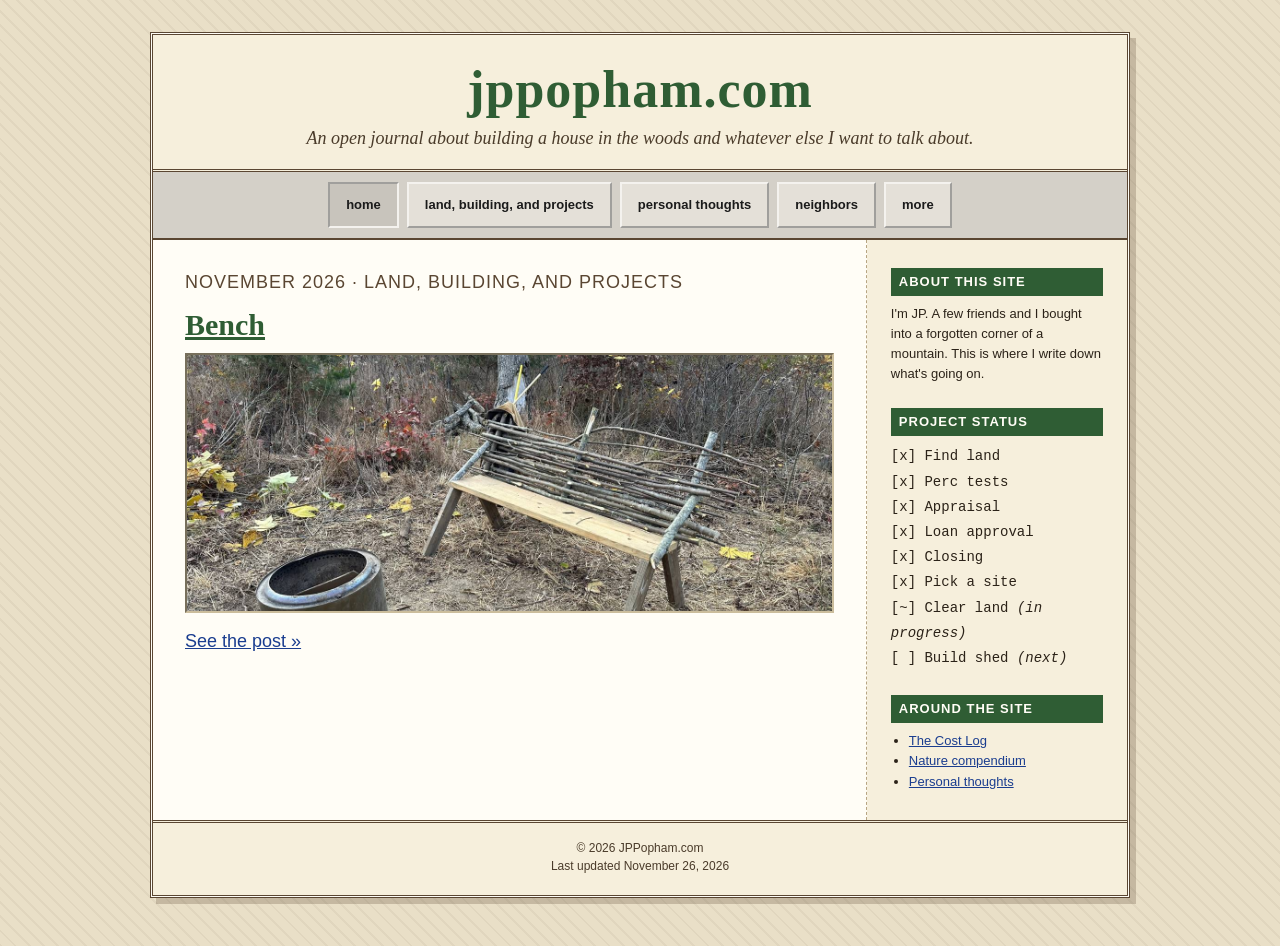
<file: index.html>
<!doctype html>
<html lang="en">
<head>
<meta charset="utf-8">
<meta name="viewport" content="width=device-width, initial-scale=1">
<title>jppopham.com — building a house in the woods</title>
<meta name="description" content="JP Popham's open journal about buying land, building a small off-grid house in the woods, and whatever else is on his mind.">
<link rel="canonical" href="https://jppopham.com/">
<link rel="stylesheet" href="/style.css">
</head>
<body>
<div class="wrap"><div class="page">

<header class="site-head">
<h1><a href="/">jppopham.com</a></h1>
<p>An open journal about building a house in the woods and whatever else I want to talk about.</p>
</header>

<nav class="nav" aria-label="Main">
<a class="btn on" href="/" aria-current="page">home</a>
<a class="btn" href="/projects.html">land, building, and projects</a>
<a class="btn" href="/thoughts.html">personal thoughts</a>
<a class="btn" href="/neighbors.html">neighbors</a>
<a class="btn" href="/cost-log.html">more</a>
</nav>

<div class="cols">
<main class="main" id="posts">

<article class="entry">
<p class="meta">November 2026 · Land, building, and projects</p>
<h2><a href="/bench.html">Bench</a></h2>
<a href="/bench.html"><img src="/img/bench-2.jpg" alt="Finished bench with a woven stick back next to a fire pit" style="display:block;width:100%;height:260px;object-fit:cover;border:2px inset #cbbd9c;margin-bottom:14px" width="1400" height="1050"></a>
<p class="small-link"><a href="/bench.html">See the post »</a></p>
</article>

</main>

<aside class="side">
<section>
<h3 class="bar">About this site</h3>
<p>I'm JP. A few friends and I bought into a forgotten corner of a mountain. This is where I write down what's going on.</p>
</section>

<section>
<h3 class="bar">Project status</h3>
<ul class="checklist">
<li>[x] Find land</li>
<li>[x] Perc tests</li>
<li>[x] Appraisal</li>
<li>[x] Loan approval</li>
<li>[x] Closing</li>
<li>[x] Pick a site</li>
<li>[~] Clear land <em>(in progress)</em></li>
<li>[ ] Build shed <em>(next)</em></li>
</ul>
</section>

<section>
<h3 class="bar">Around the site</h3>
<ul>
<li><a href="/cost-log.html">The Cost Log</a></li>
<li><a href="/neighbors.html">Nature compendium</a></li>
<li><a href="/thoughts.html">Personal thoughts</a></li>
</ul>
</section>

</aside>
</div>

<footer class="site-foot">
<p>© 2026 JPPopham.com</p>
<p>Last updated November 26, 2026</p>
</footer>

</div></div>
</body>
</html>
</file>
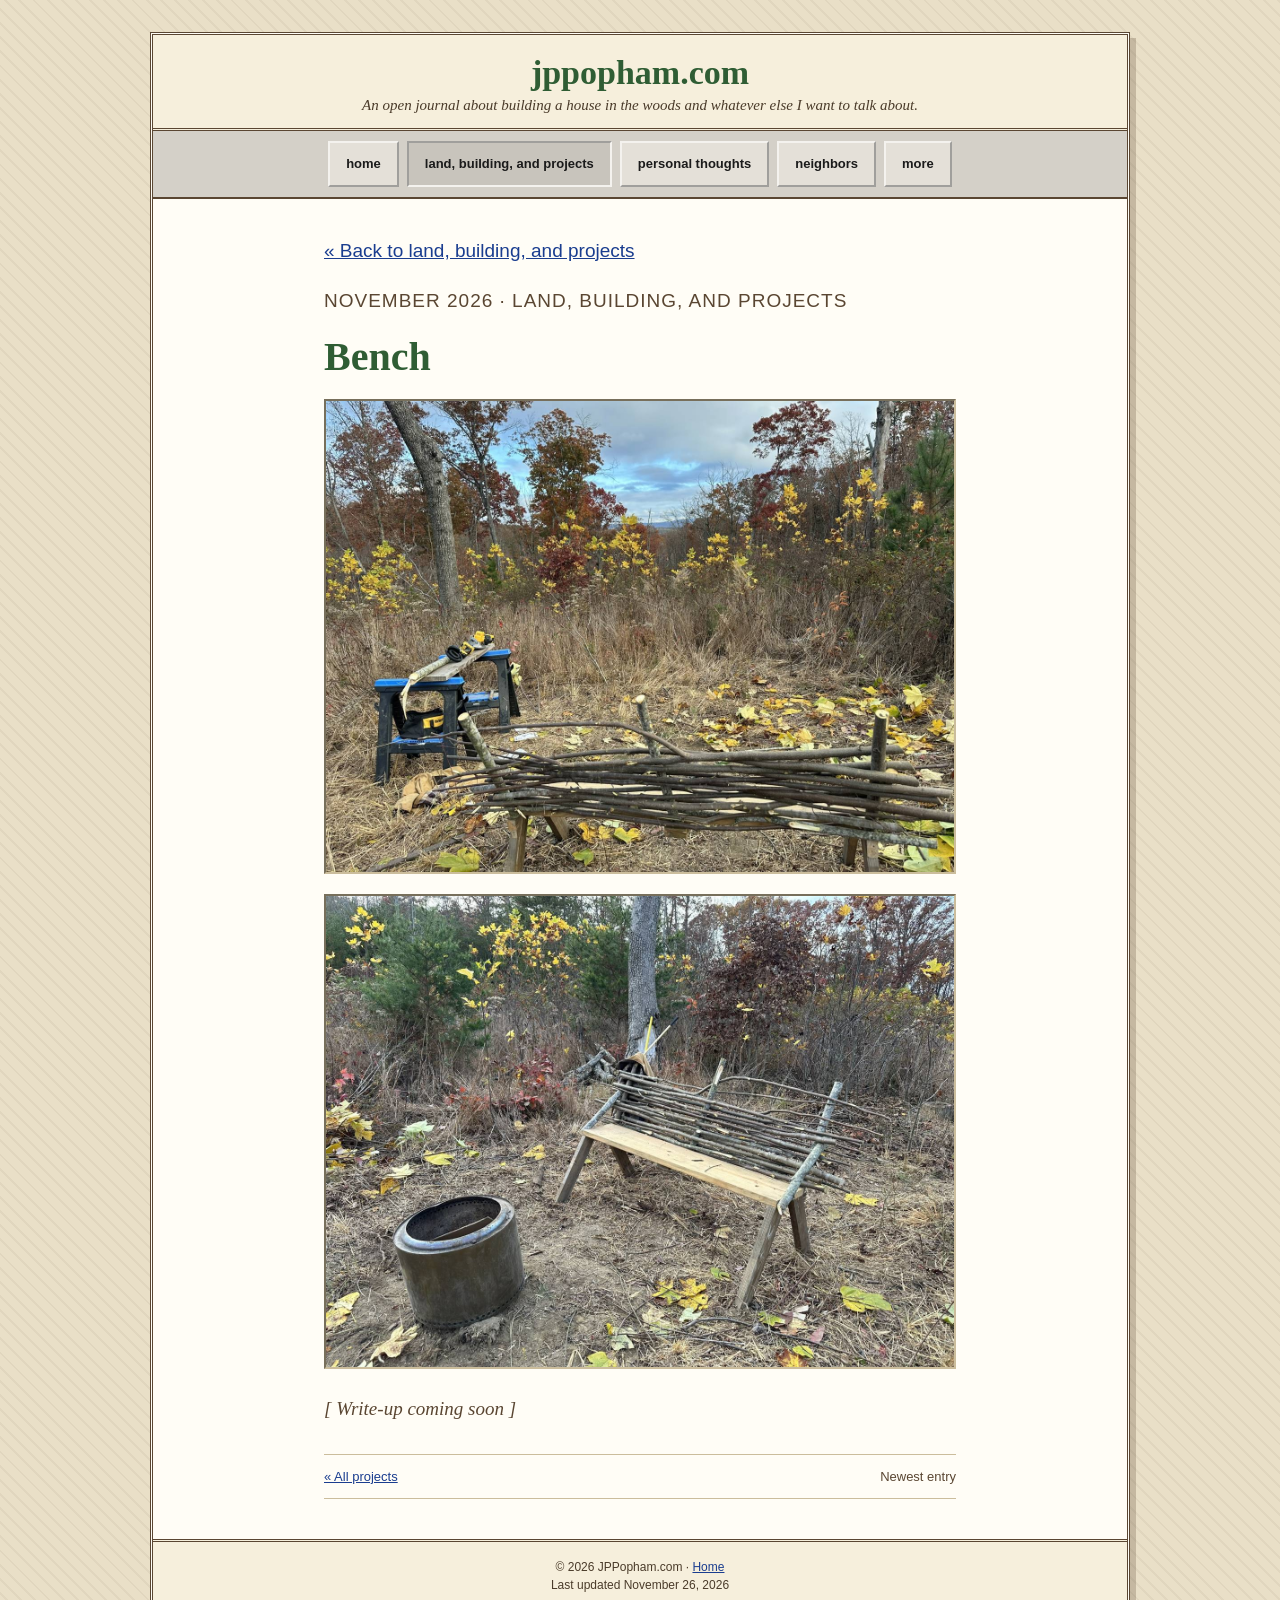
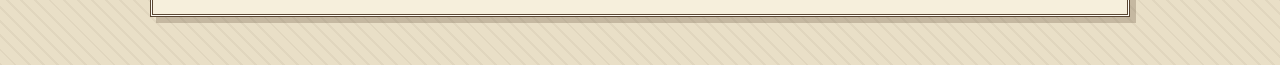
<file: bench.html>
<!doctype html>
<html lang="en">
<head>
<meta charset="utf-8">
<meta name="viewport" content="width=device-width, initial-scale=1">
<title>Bench — jppopham.com</title>
<meta name="description" content="Building a bench with a woven stick back out on the land.">
<link rel="canonical" href="https://jppopham.com/bench.html">
<link rel="stylesheet" href="/style.css">
</head>
<body>
<div class="wrap"><div class="page">

<header class="site-head small">
<h1><a href="/">jppopham.com</a></h1>
<p>An open journal about building a house in the woods and whatever else I want to talk about.</p>
</header>

<nav class="nav" aria-label="Main">
<a class="btn" href="/">home</a>
<a class="btn on" href="/projects.html">land, building, and projects</a>
<a class="btn" href="/thoughts.html">personal thoughts</a>
<a class="btn" href="/neighbors.html">neighbors</a>
<a class="btn" href="/cost-log.html">more</a>
</nav>

<article class="post">
<p class="small-link"><a href="/projects.html">« Back to land, building, and projects</a></p>
<p class="meta" style="margin-top:16px">November 2026 · Land, building, and projects</p>
<h2>Bench</h2>

<img src="/img/bench-1.jpg" alt="Bench in progress beside the sawhorses, with a view over the fall treeline" width="1400" height="1050" style="display:block;width:100%;height:auto;border:2px inset #cbbd9c;margin:0 0 20px">
<img src="/img/bench-2.jpg" alt="Finished bench with a woven stick back next to a fire pit" width="1400" height="1050" style="display:block;width:100%;height:auto;border:2px inset #cbbd9c;margin:0 0 24px" loading="lazy">

<p style="color:#5a4632;font-style:italic">[ Write-up coming soon ]</p>

<div class="post-nav">
<a href="/projects.html">« All projects</a>
<span style="color:#5a4632">Newest entry</span>
</div>
</article>

<footer class="site-foot">
<p>© 2026 JPPopham.com · <a href="/">Home</a></p>
<p>Last updated November 26, 2026</p>
</footer>

</div></div>
</body>
</html>
</file>
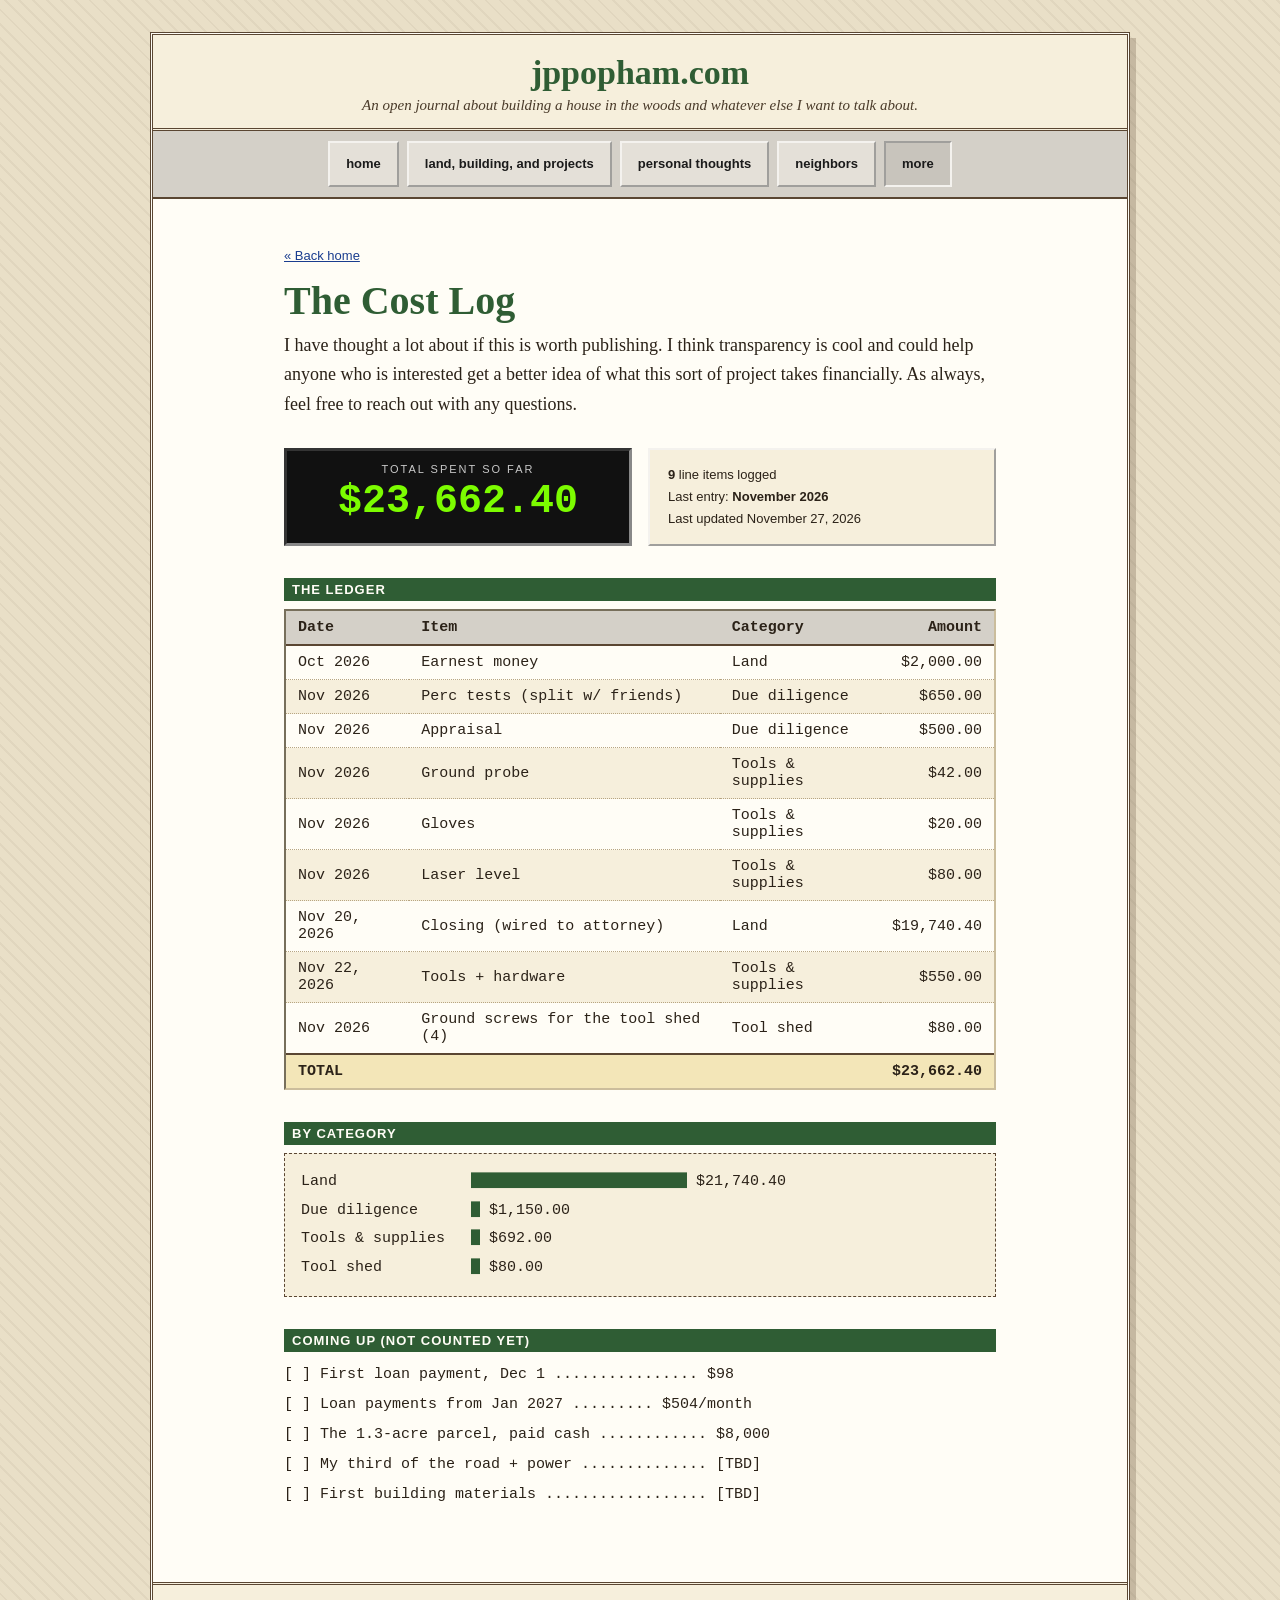
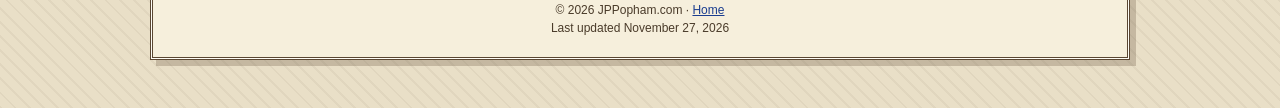
<file: cost-log.html>
<!doctype html>
<html lang="en">
<head>
<meta charset="utf-8">
<meta name="viewport" content="width=device-width, initial-scale=1">
<title>The Cost Log — jppopham.com</title>
<meta name="description" content="Every dollar of an off-grid land and building project, out in the open.">
<link rel="canonical" href="https://jppopham.com/cost-log.html">
<link rel="stylesheet" href="/style.css">
</head>
<body>
<div class="wrap"><div class="page">

<header class="site-head small">
<h1><a href="/">jppopham.com</a></h1>
<p>An open journal about building a house in the woods and whatever else I want to talk about.</p>
</header>

<nav class="nav" aria-label="Main">
<a class="btn" href="/">home</a>
<a class="btn" href="/projects.html">land, building, and projects</a>
<a class="btn" href="/thoughts.html">personal thoughts</a>
<a class="btn" href="/neighbors.html">neighbors</a>
<a class="btn on" href="/cost-log.html" aria-current="page">more</a>
</nav>

<main class="narrow">
<p class="small-link"><a href="/">« Back home</a></p>
<h2 class="page-title">The Cost Log</h2>
<p class="lede">I have thought a lot about if this is worth publishing. I think transparency is cool and could help anyone who is interested get a better idea of what this sort of project takes financially. As always, feel free to reach out with any questions.</p>

<div class="cols" style="gap:16px;margin-bottom:32px">
<div class="readout" style="flex:1 1 200px">
<p class="label">TOTAL SPENT SO FAR</p>
<p class="num">$23,662.40</p>
</div>
<div style="flex:1 1 200px;background:#f6efdc;border:2px outset #f4f2ee;padding:14px 18px;display:flex;flex-direction:column;justify-content:center;font-family:Verdana,sans-serif;font-size:13px;line-height:1.7">
<span><strong>9</strong> line items logged</span>
<span>Last entry: <strong>November 2026</strong></span>
<span>Last updated November 27, 2026</span>
</div>
</div>

<h3 class="bar">The ledger</h3>
<div class="tablebox">
<table class="ledger">
<thead><tr><th scope="col">Date</th><th scope="col">Item</th><th scope="col">Category</th><th scope="col" class="num">Amount</th></tr></thead>
<tbody>
<tr><td>Oct 2026</td><td>Earnest money</td><td>Land</td><td class="num">$2,000.00</td></tr>
<tr><td>Nov 2026</td><td>Perc tests (split w/ friends)</td><td>Due diligence</td><td class="num">$650.00</td></tr>
<tr><td>Nov 2026</td><td>Appraisal</td><td>Due diligence</td><td class="num">$500.00</td></tr>
<tr><td>Nov 2026</td><td>Ground probe</td><td>Tools &amp; supplies</td><td class="num">$42.00</td></tr>
<tr><td>Nov 2026</td><td>Gloves</td><td>Tools &amp; supplies</td><td class="num">$20.00</td></tr>
<tr><td>Nov 2026</td><td>Laser level</td><td>Tools &amp; supplies</td><td class="num">$80.00</td></tr>
<tr><td>Nov 20, 2026</td><td>Closing (wired to attorney)</td><td>Land</td><td class="num">$19,740.40</td></tr>
<tr><td>Nov 22, 2026</td><td>Tools + hardware</td><td>Tools &amp; supplies</td><td class="num">$550.00</td></tr>
<tr><td>Nov 2026</td><td>Ground screws for the tool shed (4)</td><td>Tool shed</td><td class="num">$80.00</td></tr>
</tbody>
<tfoot><tr><td colspan="3">TOTAL</td><td class="num">$23,662.40</td></tr></tfoot>
</table>
</div>

<h3 class="bar">By category</h3>
<div class="mono" style="background:#f6efdc;border:1px dashed #5a4632;padding:14px 16px;margin-bottom:32px;font-size:15px;line-height:1.9;overflow-x:auto;white-space:nowrap">
<div><span style="display:inline-block;width:170px">Land</span><span style="color:#2f5d34">████████████████████████</span> $21,740.40</div>
<div><span style="display:inline-block;width:170px">Due diligence</span><span style="color:#2f5d34">█</span> $1,150.00</div>
<div><span style="display:inline-block;width:170px">Tools &amp; supplies</span><span style="color:#2f5d34">█</span> $692.00</div>
<div><span style="display:inline-block;width:170px">Tool shed</span><span style="color:#2f5d34">█</span> $80.00</div>
</div>

<h3 class="bar">Coming up (not counted yet)</h3>
<ul class="checklist" style="font-size:15px;line-height:2;margin-bottom:32px">
<li>[ ] First loan payment, Dec 1 ................ $98</li>
<li>[ ] Loan payments from Jan 2027 ......... $504/month</li>
<li>[ ] The 1.3-acre parcel, paid cash ............ $8,000</li>
<li>[ ] My third of the road + power .............. [TBD]</li>
<li>[ ] First building materials .................. [TBD]</li>
</ul>
</main>

<footer class="site-foot">
<p>© 2026 JPPopham.com · <a href="/">Home</a></p>
<p>Last updated November 27, 2026</p>
</footer>

</div></div>
</body>
</html>
</file>
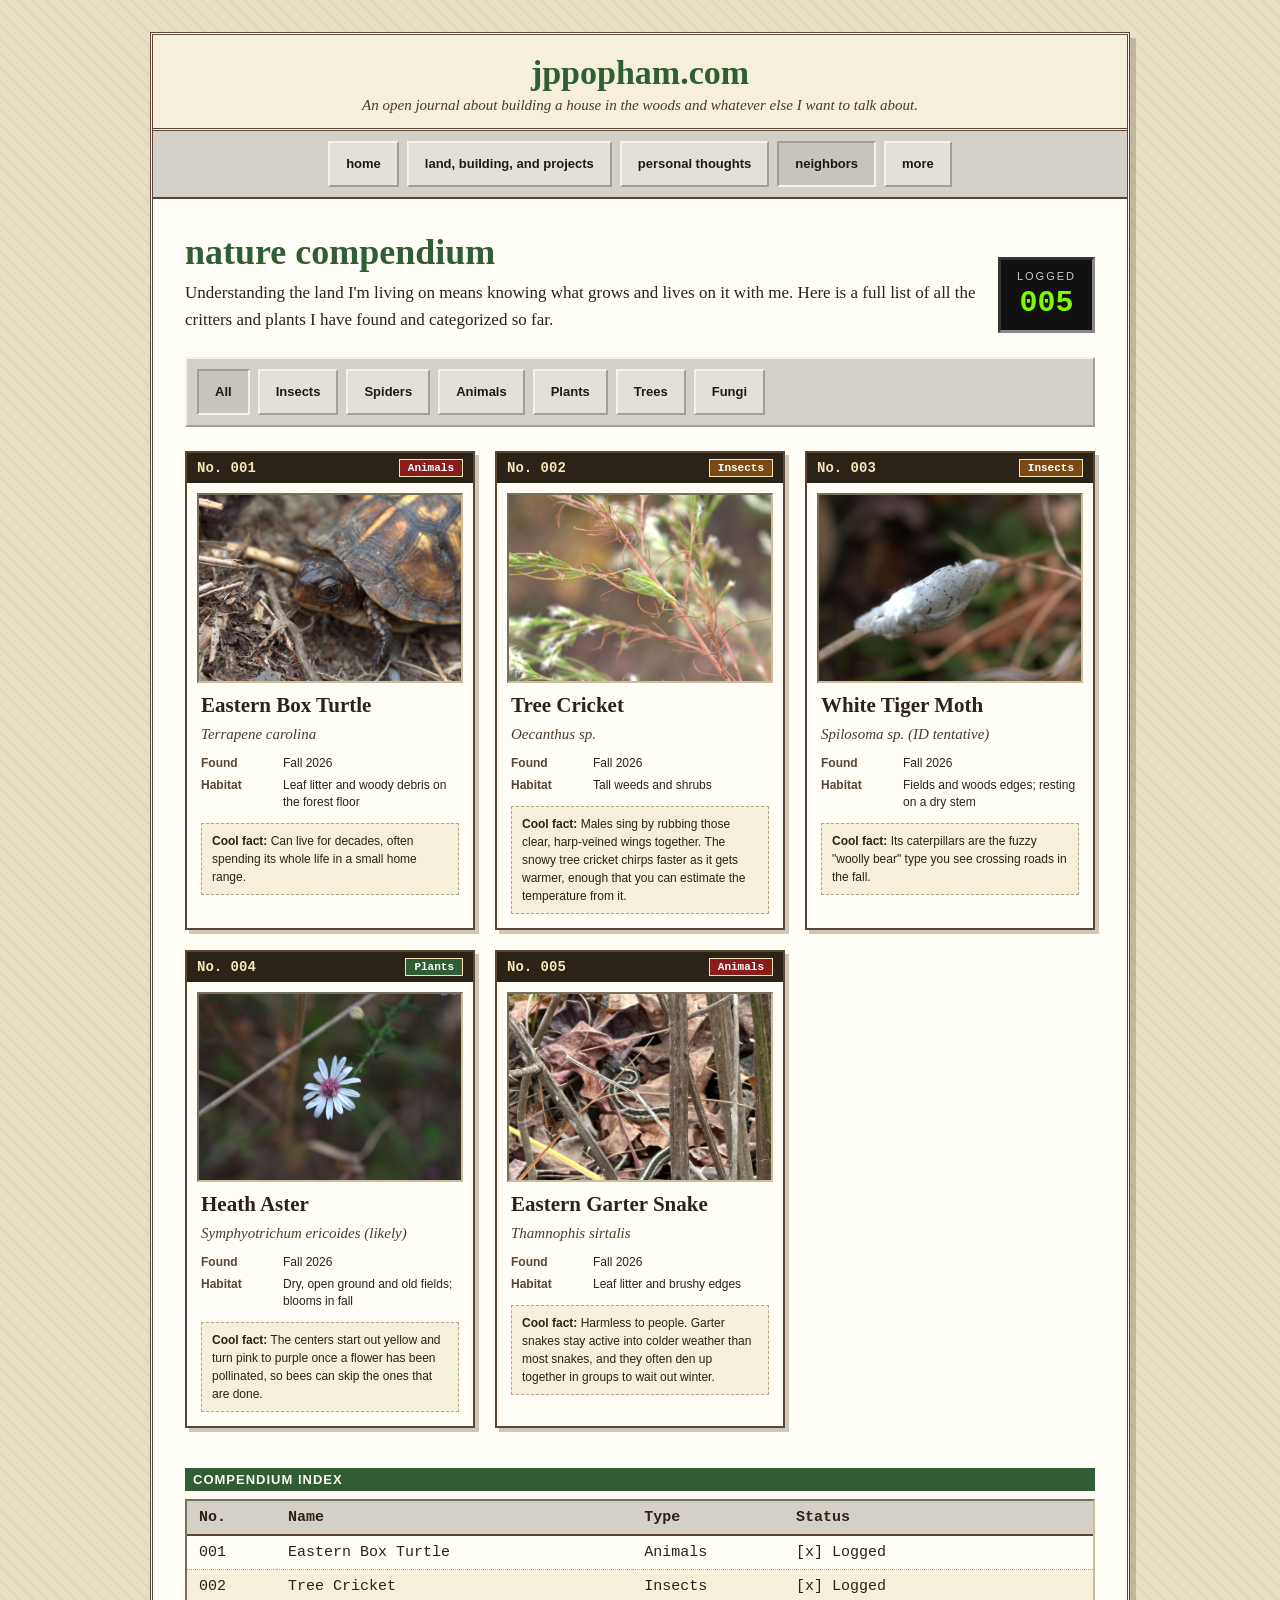
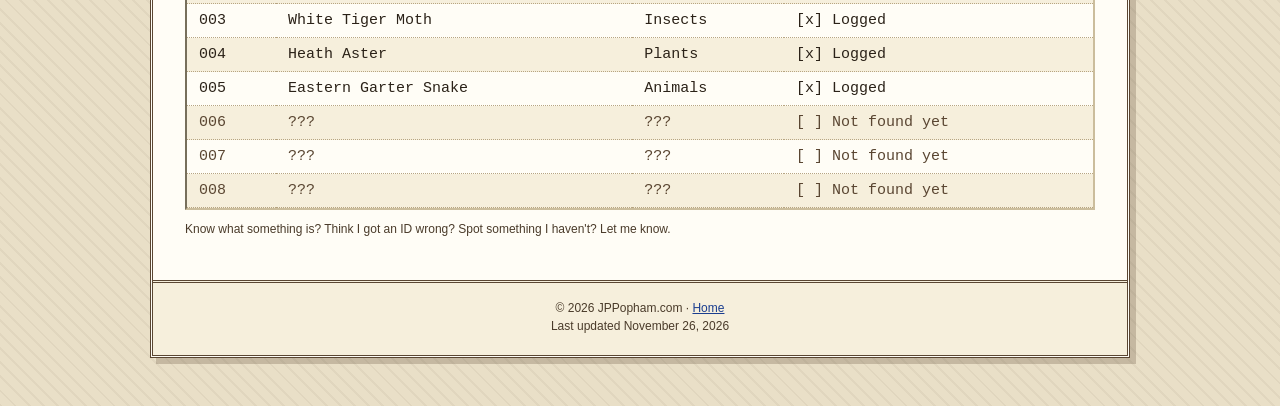
<file: neighbors.html>
<!doctype html>
<html lang="en">
<head>
<meta charset="utf-8">
<meta name="viewport" content="width=device-width, initial-scale=1">
<title>Nature compendium — jppopham.com</title>
<meta name="description" content="A running field guide to the critters and plants found on the land: photos, IDs, and cool facts.">
<link rel="canonical" href="https://jppopham.com/neighbors.html">
<link rel="stylesheet" href="/style.css">
</head>
<body>
<div class="wrap"><div class="page">

<header class="site-head small">
<h1><a href="/">jppopham.com</a></h1>
<p>An open journal about building a house in the woods and whatever else I want to talk about.</p>
</header>

<nav class="nav" aria-label="Main">
<a class="btn" href="/">home</a>
<a class="btn" href="/projects.html">land, building, and projects</a>
<a class="btn" href="/thoughts.html">personal thoughts</a>
<a class="btn on" href="/neighbors.html" aria-current="page">neighbors</a>
<a class="btn" href="/cost-log.html">more</a>
</nav>

<main style="padding:32px">

<div class="cols" style="gap:20px;align-items:flex-end;justify-content:space-between;margin-bottom:24px">
<div style="flex:1 1 380px;min-width:0">
<h2 style="margin:0 0 6px;font-size:36px;color:#2f5d34">nature compendium</h2>
<p style="margin:0;font-size:17px;line-height:1.6">Understanding the land I'm living on means knowing what grows and lives on it with me. Here is a full list of all the critters and plants I have found and categorized so far.</p>
</div>
<div class="readout" style="flex:0 0 auto;padding:10px 16px">
<p class="label">LOGGED</p>
<p class="num" style="font-size:30px" id="logged">005</p>
</div>
</div>

<div class="filters" role="group" aria-label="Filter by type">
<button type="button" class="btn" data-filter="All" aria-pressed="true">All</button>
<button type="button" class="btn" data-filter="Insects" aria-pressed="false">Insects</button>
<button type="button" class="btn" data-filter="Spiders" aria-pressed="false">Spiders</button>
<button type="button" class="btn" data-filter="Animals" aria-pressed="false">Animals</button>
<button type="button" class="btn" data-filter="Plants" aria-pressed="false">Plants</button>
<button type="button" class="btn" data-filter="Trees" aria-pressed="false">Trees</button>
<button type="button" class="btn" data-filter="Fungi" aria-pressed="false">Fungi</button>
</div>

<!-- NEW ENTRIES: copy a whole <article class="card"> block, bump the number, and add a matching row to the index table below. -->
<div class="cards">

<article class="card" data-type="Animals">
<div class="card-top"><span>No. 001</span><span class="type" style="background:#8a1c1c">Animals</span></div>
<img src="/img/box-turtle.jpg" alt="Eastern box turtle in leaf litter" loading="lazy" width="1600" height="1068">
<div class="card-body">
<h3>Eastern Box Turtle</h3>
<p class="sci">Terrapene carolina</p>
<dl><dt>Found</dt><dd>Fall 2026</dd><dt>Habitat</dt><dd>Leaf litter and woody debris on the forest floor</dd></dl>
<p class="fact"><strong>Cool fact:</strong> Can live for decades, often spending its whole life in a small home range.</p>
</div>
</article>

<article class="card" data-type="Insects">
<div class="card-top"><span>No. 002</span><span class="type" style="background:#7a4a12">Insects</span></div>
<img src="/img/tree-cricket.jpg" alt="Pale green tree cricket on a feathery stem" loading="lazy" width="1600" height="1068">
<div class="card-body">
<h3>Tree Cricket</h3>
<p class="sci">Oecanthus sp.</p>
<dl><dt>Found</dt><dd>Fall 2026</dd><dt>Habitat</dt><dd>Tall weeds and shrubs</dd></dl>
<p class="fact"><strong>Cool fact:</strong> Males sing by rubbing those clear, harp-veined wings together. The snowy tree cricket chirps faster as it gets warmer, enough that you can estimate the temperature from it.</p>
</div>
</article>

<article class="card" data-type="Insects">
<div class="card-top"><span>No. 003</span><span class="type" style="background:#7a4a12">Insects</span></div>
<img src="/img/white-tiger-moth.jpg" alt="Fuzzy white moth with black dots resting on a dry stem" loading="lazy" width="1600" height="1068">
<div class="card-body">
<h3>White Tiger Moth</h3>
<p class="sci">Spilosoma sp. (ID tentative)</p>
<dl><dt>Found</dt><dd>Fall 2026</dd><dt>Habitat</dt><dd>Fields and woods edges; resting on a dry stem</dd></dl>
<p class="fact"><strong>Cool fact:</strong> Its caterpillars are the fuzzy "woolly bear" type you see crossing roads in the fall.</p>
</div>
</article>

<article class="card" data-type="Plants">
<div class="card-top"><span>No. 004</span><span class="type" style="background:#2f5d34">Plants</span></div>
<img src="/img/heath-aster.jpg" alt="Small white aster flower with a pink center" loading="lazy" width="1600" height="1068">
<div class="card-body">
<h3>Heath Aster</h3>
<p class="sci">Symphyotrichum ericoides (likely)</p>
<dl><dt>Found</dt><dd>Fall 2026</dd><dt>Habitat</dt><dd>Dry, open ground and old fields; blooms in fall</dd></dl>
<p class="fact"><strong>Cool fact:</strong> The centers start out yellow and turn pink to purple once a flower has been pollinated, so bees can skip the ones that are done.</p>
</div>
</article>

<article class="card" data-type="Animals">
<div class="card-top"><span>No. 005</span><span class="type" style="background:#8a1c1c">Animals</span></div>
<img src="/img/garter-snake.jpg" alt="Striped garter snake moving through dry leaves and twigs" loading="lazy" width="1200" height="1600">
<div class="card-body">
<h3>Eastern Garter Snake</h3>
<p class="sci">Thamnophis sirtalis</p>
<dl><dt>Found</dt><dd>Fall 2026</dd><dt>Habitat</dt><dd>Leaf litter and brushy edges</dd></dl>
<p class="fact"><strong>Cool fact:</strong> Harmless to people. Garter snakes stay active into colder weather than most snakes, and they often den up together in groups to wait out winter.</p>
</div>
</article>

</div>
<p id="empty" class="small-link" hidden style="margin:-20px 0 40px">Nothing logged in this group yet.</p>

<h3 class="bar">Compendium index</h3>
<div class="tablebox" style="margin-bottom:12px">
<table class="ledger">
<thead><tr><th scope="col">No.</th><th scope="col">Name</th><th scope="col">Type</th><th scope="col">Status</th></tr></thead>
<tbody>
<tr><td>001</td><td>Eastern Box Turtle</td><td>Animals</td><td>[x] Logged</td></tr>
<tr><td>002</td><td>Tree Cricket</td><td>Insects</td><td>[x] Logged</td></tr>
<tr><td>003</td><td>White Tiger Moth</td><td>Insects</td><td>[x] Logged</td></tr>
<tr><td>004</td><td>Heath Aster</td><td>Plants</td><td>[x] Logged</td></tr>
<tr><td>005</td><td>Eastern Garter Snake</td><td>Animals</td><td>[x] Logged</td></tr>
<tr class="unfound"><td>006</td><td>???</td><td>???</td><td>[ ] Not found yet</td></tr>
<tr class="unfound"><td>007</td><td>???</td><td>???</td><td>[ ] Not found yet</td></tr>
<tr class="unfound"><td>008</td><td>???</td><td>???</td><td>[ ] Not found yet</td></tr>
</tbody>
</table>
</div>
<p class="small-link" style="font-size:12px;color:#4a3b2a">Know what something is? Think I got an ID wrong? Spot something I haven't? Let me know.</p>
</main>

<footer class="site-foot">
<p>© 2026 JPPopham.com · <a href="/">Home</a></p>
<p>Last updated November 26, 2026</p>
</footer>

</div></div>
<script>
(function () {
  var btns = document.querySelectorAll('[data-filter]');
  var cards = document.querySelectorAll('.card');
  var empty = document.getElementById('empty');
  document.getElementById('logged').textContent = ('000' + cards.length).slice(-3);
  btns.forEach(function (b) {
    b.addEventListener('click', function () {
      var f = b.getAttribute('data-filter'), shown = 0;
      btns.forEach(function (x) { x.setAttribute('aria-pressed', x === b ? 'true' : 'false'); });
      cards.forEach(function (c) { var on = f === 'All' || c.getAttribute('data-type') === f; c.hidden = !on; if (on) shown++; });
      empty.hidden = shown > 0;
    });
  });
})();
</script>
</body>
</html>
</file>
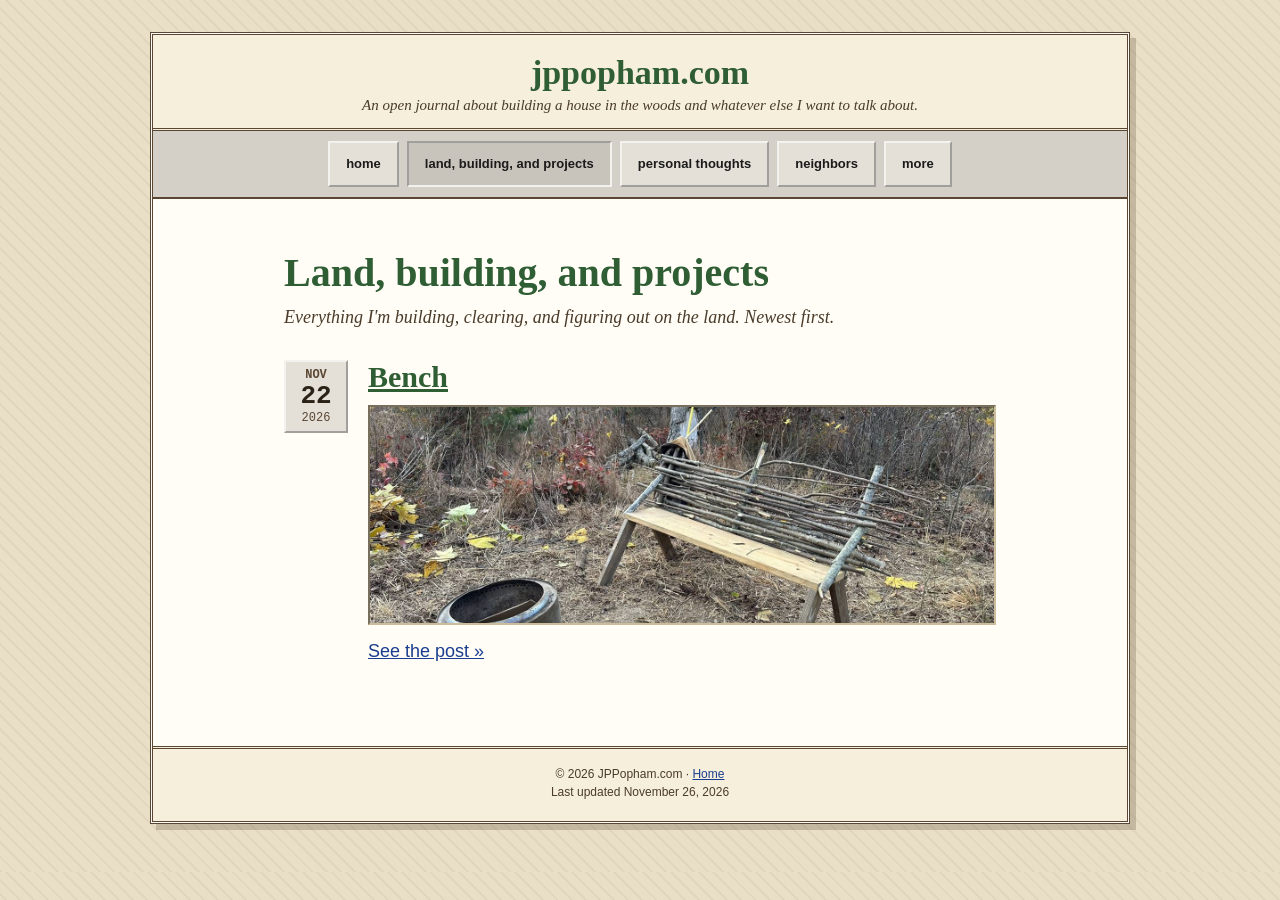
<file: projects.html>
<!doctype html>
<html lang="en">
<head>
<meta charset="utf-8">
<meta name="viewport" content="width=device-width, initial-scale=1">
<title>Land, building, and projects — jppopham.com</title>
<meta name="description" content="Everything JP Popham is building, clearing, and figuring out on his land, newest first.">
<link rel="canonical" href="https://jppopham.com/projects.html">
<link rel="stylesheet" href="/style.css">
</head>
<body>
<div class="wrap"><div class="page">

<header class="site-head small">
<h1><a href="/">jppopham.com</a></h1>
<p>An open journal about building a house in the woods and whatever else I want to talk about.</p>
</header>

<nav class="nav" aria-label="Main">
<a class="btn" href="/">home</a>
<a class="btn on" href="/projects.html" aria-current="page">land, building, and projects</a>
<a class="btn" href="/thoughts.html">personal thoughts</a>
<a class="btn" href="/neighbors.html">neighbors</a>
<a class="btn" href="/cost-log.html">more</a>
</nav>

<main class="narrow">
<h2 class="page-title">Land, building, and projects</h2>
<p class="lede" style="font-style:italic;color:#4a3b2a">Everything I'm building, clearing, and figuring out on the land. Newest first.</p>

<!-- New posts go at the TOP of this list. -->
<article class="entry" style="display:flex;gap:20px">
<div class="mono" style="flex:0 0 64px;text-align:center;border:2px outset #f4f2ee;background:#e4e0d8;padding:6px 0;align-self:flex-start">
<div style="font-size:12px;font-weight:bold;color:#5a4632">NOV</div>
<div style="font-size:26px;font-weight:bold;line-height:1.1">22</div>
<div style="font-size:12px;color:#5a4632">2026</div>
</div>
<div style="flex:1;min-width:0">
<h2 style="margin-top:0"><a href="/bench.html">Bench</a></h2>
<a href="/bench.html"><img src="/img/bench-2.jpg" alt="Finished bench with a woven stick back next to a fire pit" width="1400" height="1050" style="display:block;width:100%;height:220px;object-fit:cover;border:2px inset #cbbd9c;margin-bottom:12px"></a>
<p class="small-link"><a href="/bench.html">See the post »</a></p>
</div>
</article>

</main>

<footer class="site-foot">
<p>© 2026 JPPopham.com · <a href="/">Home</a></p>
<p>Last updated November 26, 2026</p>
</footer>

</div></div>
</body>
</html>
</file>
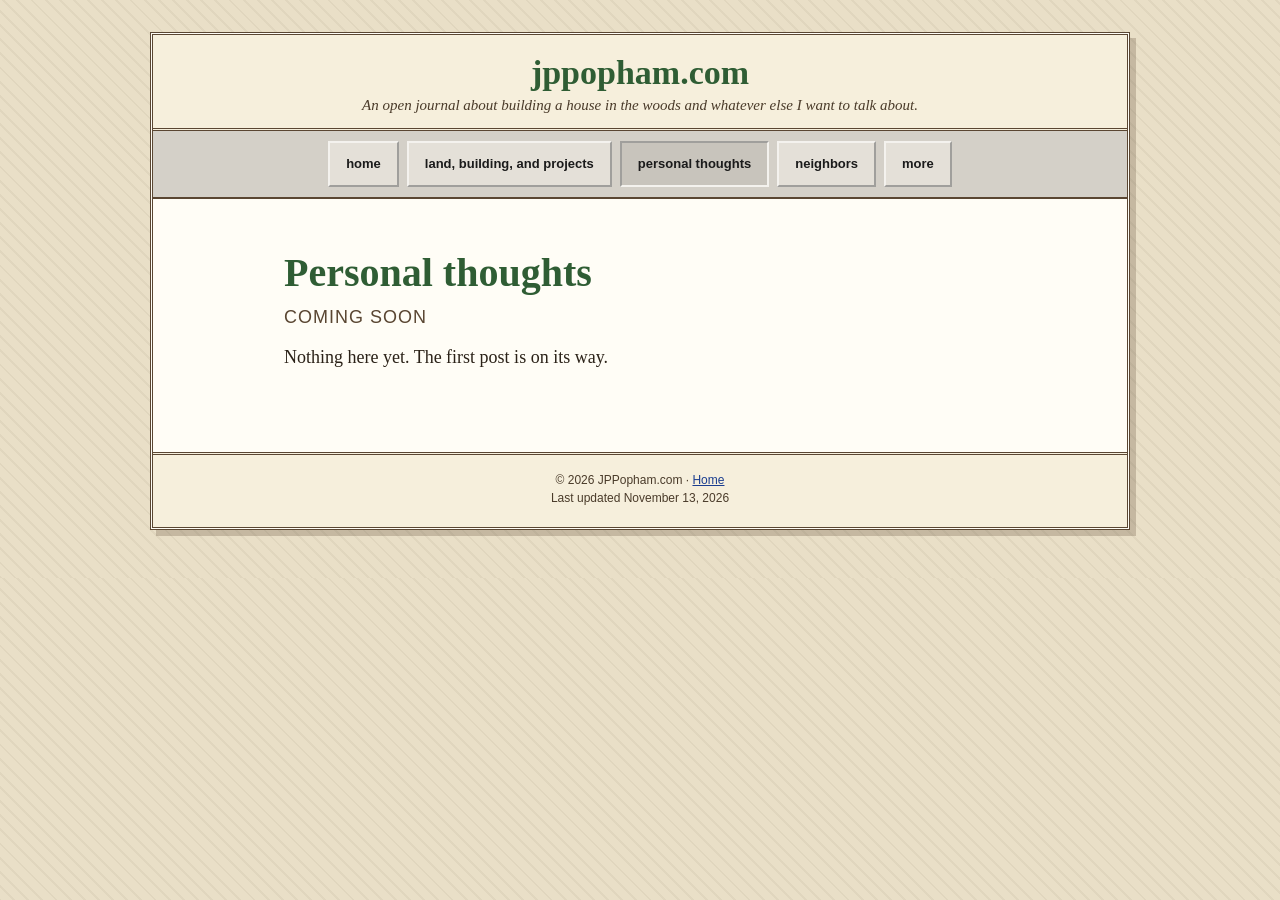
<file: thoughts.html>
<!doctype html>
<html lang="en">
<head>
<meta charset="utf-8">
<meta name="viewport" content="width=device-width, initial-scale=1">
<title>Personal thoughts — jppopham.com</title>
<meta name="description" content="JP Popham's personal blog: whatever's on his mind, newest first.">
<link rel="canonical" href="https://jppopham.com/thoughts.html">
<link rel="stylesheet" href="/style.css">
</head>
<body>
<div class="wrap"><div class="page">

<header class="site-head small">
<h1><a href="/">jppopham.com</a></h1>
<p>An open journal about building a house in the woods and whatever else I want to talk about.</p>
</header>

<nav class="nav" aria-label="Main">
<a class="btn" href="/">home</a>
<a class="btn" href="/projects.html">land, building, and projects</a>
<a class="btn on" href="/thoughts.html" aria-current="page">personal thoughts</a>
<a class="btn" href="/neighbors.html">neighbors</a>
<a class="btn" href="/cost-log.html">more</a>
</nav>

<main class="narrow">
<h2 class="page-title">Personal thoughts</h2>

<!-- New posts go at the TOP of this list. Copy one <article> block per post. -->
<article class="entry">
<p class="meta">Coming soon</p>
<p>Nothing here yet. The first post is on its way.</p>
</article>

</main>

<footer class="site-foot">
<p>© 2026 JPPopham.com · <a href="/">Home</a></p>
<p>Last updated November 13, 2026</p>
</footer>

</div></div>
</body>
</html>
</file>
<file: style.css>
/* jppopham.com — one stylesheet, made with (the spirit of) Notepad */
:root { --accent: #2f5d34; --ink: #2b2218; --brown: #5a4632; --paper: #fffdf6; --tan: #f6efdc; --line: #cbbd9c; }
* { box-sizing: border-box; }
body { margin: 0; background-color: #e9dfc7; background-image: repeating-linear-gradient(45deg, rgba(90,70,50,.06) 0 2px, transparent 2px 10px); font-family: Georgia, "Times New Roman", serif; color: var(--ink); }
a { color: #1a3d8f; } a:hover { color: #8a1c1c; } a:visited { color: #5b2a86; }
img { max-width: 100%; }

.wrap { padding: 32px 16px 48px; }
.page { max-width: 980px; margin: 0 auto; background: var(--paper); border: 3px double var(--brown); box-shadow: 6px 6px 0 rgba(90,70,50,.25); }

/* header */
.site-head { padding: 28px 32px 20px; border-bottom: 3px double var(--brown); text-align: center; background: var(--tan); }
.site-head h1 { margin: 0; font-size: 52px; line-height: 1.05; letter-spacing: 1px; }
.site-head h1 a, .site-head h1 a:visited { color: var(--accent); text-decoration: none; }
.site-head p { margin: 10px 0 0; font-size: 18px; font-style: italic; color: #4a3b2a; }
.site-head.small { padding: 20px 32px 14px; }
.site-head.small h1 { font-size: 34px; letter-spacing: 0; }
.site-head.small p { margin-top: 6px; font-size: 15px; }

/* nav: beveled 98-style buttons */
.nav { display: flex; flex-wrap: wrap; justify-content: center; gap: 8px; padding: 10px 16px; background: #d4d0c8; border-bottom: 2px solid var(--brown); }
.btn, .btn:visited { display: inline-block; padding: 8px 16px; min-height: 44px; line-height: 26px; background: #e4e0d8; border: 2px outset #f4f2ee; color: #1b1b1b; text-decoration: none; font-family: Verdana, sans-serif; font-size: 13px; font-weight: bold; cursor: pointer; }
.btn:hover { color: #1b1b1b; background: #ece8e0; }
.btn.on, .btn[aria-pressed="true"] { background: #c8c4bc; border-style: inset; }

/* layouts */
.cols { display: flex; flex-wrap: wrap; }
.main { flex: 999 1 560px; min-width: 0; padding: 28px 32px; border-right: 1px dashed #b7a582; }
.side { flex: 1 1 260px; padding: 28px 24px; background: var(--tan); font-family: Verdana, sans-serif; font-size: 13px; line-height: 1.55; display: flex; flex-direction: column; gap: 24px; }
.side section > p { margin: 0; }
.narrow { max-width: 760px; margin: 0 auto; padding: 36px 24px 40px; }
.bar { margin: 0 0 8px; padding: 4px 8px; background: var(--accent); color: #fffdf6; font-family: Verdana, sans-serif; font-size: 13px; letter-spacing: 1px; text-transform: uppercase; }
.mono { font-family: "Courier New", monospace; }
.checklist { list-style: none; margin: 0; padding: 0; font-family: "Courier New", monospace; font-size: 14px; line-height: 1.8; }
.side ul:not(.checklist) { margin: 0; padding-left: 18px; }
.badges { display: flex; flex-wrap: wrap; gap: 6px; justify-content: center; }
.badge88 { display: inline-flex; align-items: center; justify-content: center; width: 88px; height: 31px; border: 1px solid #000; font-size: 9px; font-weight: bold; text-align: center; line-height: 1.1; }

/* entries */
.entry { padding-bottom: 28px; margin-bottom: 28px; border-bottom: 1px solid var(--line); }
.entry:last-of-type { border-bottom: 0; margin-bottom: 0; }
.meta { margin: 0; font-family: Verdana, sans-serif; font-size: 12px; color: var(--brown); text-transform: uppercase; letter-spacing: 1px; }
.entry h2 { margin: 6px 0 10px; font-size: 30px; line-height: 1.15; }
.entry h2 a, .entry h2 a:visited { color: var(--accent); }
.entry p { font-size: 18px; line-height: 1.6; margin: 0 0 12px; }
.small-link { font-family: Verdana, sans-serif; font-size: 13px; }
h2.page-title { margin: 16px 0 8px; font-size: 40px; line-height: 1.1; color: var(--accent); }
.lede { margin: 0 0 28px; font-size: 18px; line-height: 1.65; }

/* single post */
.post { max-width: 680px; margin: 0 auto; padding: 36px 24px 40px; }
.post h2 { margin: 8px 0 20px; font-size: 40px; line-height: 1.1; color: var(--accent); }
.post p, .post li { font-size: 19px; line-height: 1.7; }
.post p { margin: 0 0 18px; }
.post h3 { margin: 32px 0 10px; font-size: 24px; border-bottom: 1px dotted #b7a582; padding-bottom: 4px; }
.dropcap { float: left; font-size: 64px; line-height: .85; padding: 6px 8px 0 0; color: var(--accent); font-weight: bold; }
.post-nav { display: flex; flex-wrap: wrap; justify-content: space-between; gap: 12px; margin-top: 28px; padding: 14px 0; border-top: 1px solid var(--line); border-bottom: 1px solid var(--line); font-family: Verdana, sans-serif; font-size: 13px; }

/* retro readouts */
.readout { background: #111; border: 3px inset #888; padding: 12px 18px; text-align: center; }
.readout .label { margin: 0 0 4px; font-family: Verdana, sans-serif; font-size: 11px; letter-spacing: 2px; color: #c9c9c9; }
.readout .num { margin: 0; font-family: "Courier New", monospace; font-size: 40px; font-weight: bold; color: #7CFC00; }

/* tables */
.tablebox { overflow-x: auto; border: 2px inset var(--line); margin-bottom: 32px; }
table.ledger { width: 100%; min-width: 520px; border-collapse: collapse; font-family: "Courier New", monospace; font-size: 15px; }
.ledger th { text-align: left; padding: 8px 12px; border-bottom: 2px solid var(--brown); background: #d4d0c8; }
.ledger td { padding: 8px 12px; border-bottom: 1px dotted #b7a582; }
.ledger tbody tr:nth-child(even) { background: var(--tan); }
.ledger .num { text-align: right; }
.ledger tfoot td { background: #f3e6b8; font-weight: bold; border-top: 2px solid var(--brown); border-bottom: 0; }
.ledger .unfound { color: var(--brown); }

/* compendium cards */
.filters { display: flex; flex-wrap: wrap; gap: 8px; margin-bottom: 24px; padding: 10px; background: #d4d0c8; border: 2px outset #f4f2ee; }
.cards { display: grid; grid-template-columns: repeat(auto-fill, minmax(260px, 1fr)); gap: 20px; margin-bottom: 40px; }
.card { background: var(--paper); border: 2px solid var(--brown); box-shadow: 4px 4px 0 rgba(90,70,50,.3); display: flex; flex-direction: column; }
.card[hidden] { display: none; }
.card-top { display: flex; justify-content: space-between; align-items: center; padding: 6px 10px; background: var(--ink); color: #f3e6b8; font-family: "Courier New", monospace; font-size: 14px; font-weight: bold; }
.type { padding: 2px 8px; font-size: 11px; color: #fff; border: 1px solid #f3e6b8; }
.card img { display: block; height: 190px; width: calc(100% - 20px); margin: 10px; object-fit: cover; border: 2px inset var(--line); }
.card-body { padding: 0 14px 14px; display: flex; flex-direction: column; gap: 8px; flex: 1; }
.card h3 { margin: 0; font-size: 21px; line-height: 1.2; }
.sci { margin: 0; font-size: 15px; font-style: italic; color: #4a3b2a; }
.card dl { margin: 4px 0 0; display: grid; grid-template-columns: 74px 1fr; gap: 4px 8px; font-family: Verdana, sans-serif; font-size: 12px; line-height: 1.45; }
.card dt { font-weight: bold; color: var(--brown); }
.card dd { margin: 0; }
.fact { margin: 4px 0 0; padding: 8px 10px; background: var(--tan); border: 1px dashed #b7a582; font-family: Verdana, sans-serif; font-size: 12px; line-height: 1.5; }

.site-foot { border-top: 3px double var(--brown); padding: 18px 24px; text-align: center; font-family: Verdana, sans-serif; font-size: 12px; color: #4a3b2a; background: var(--tan); }
.site-foot p { margin: 0 0 4px; }

@media (max-width: 600px) {
  .site-head h1 { font-size: 36px; }
  .main { padding: 24px 18px; border-right: 0; }
  .narrow, .post { padding: 24px 18px 32px; }
  .post h2, h2.page-title { font-size: 32px; }
}
</file>
